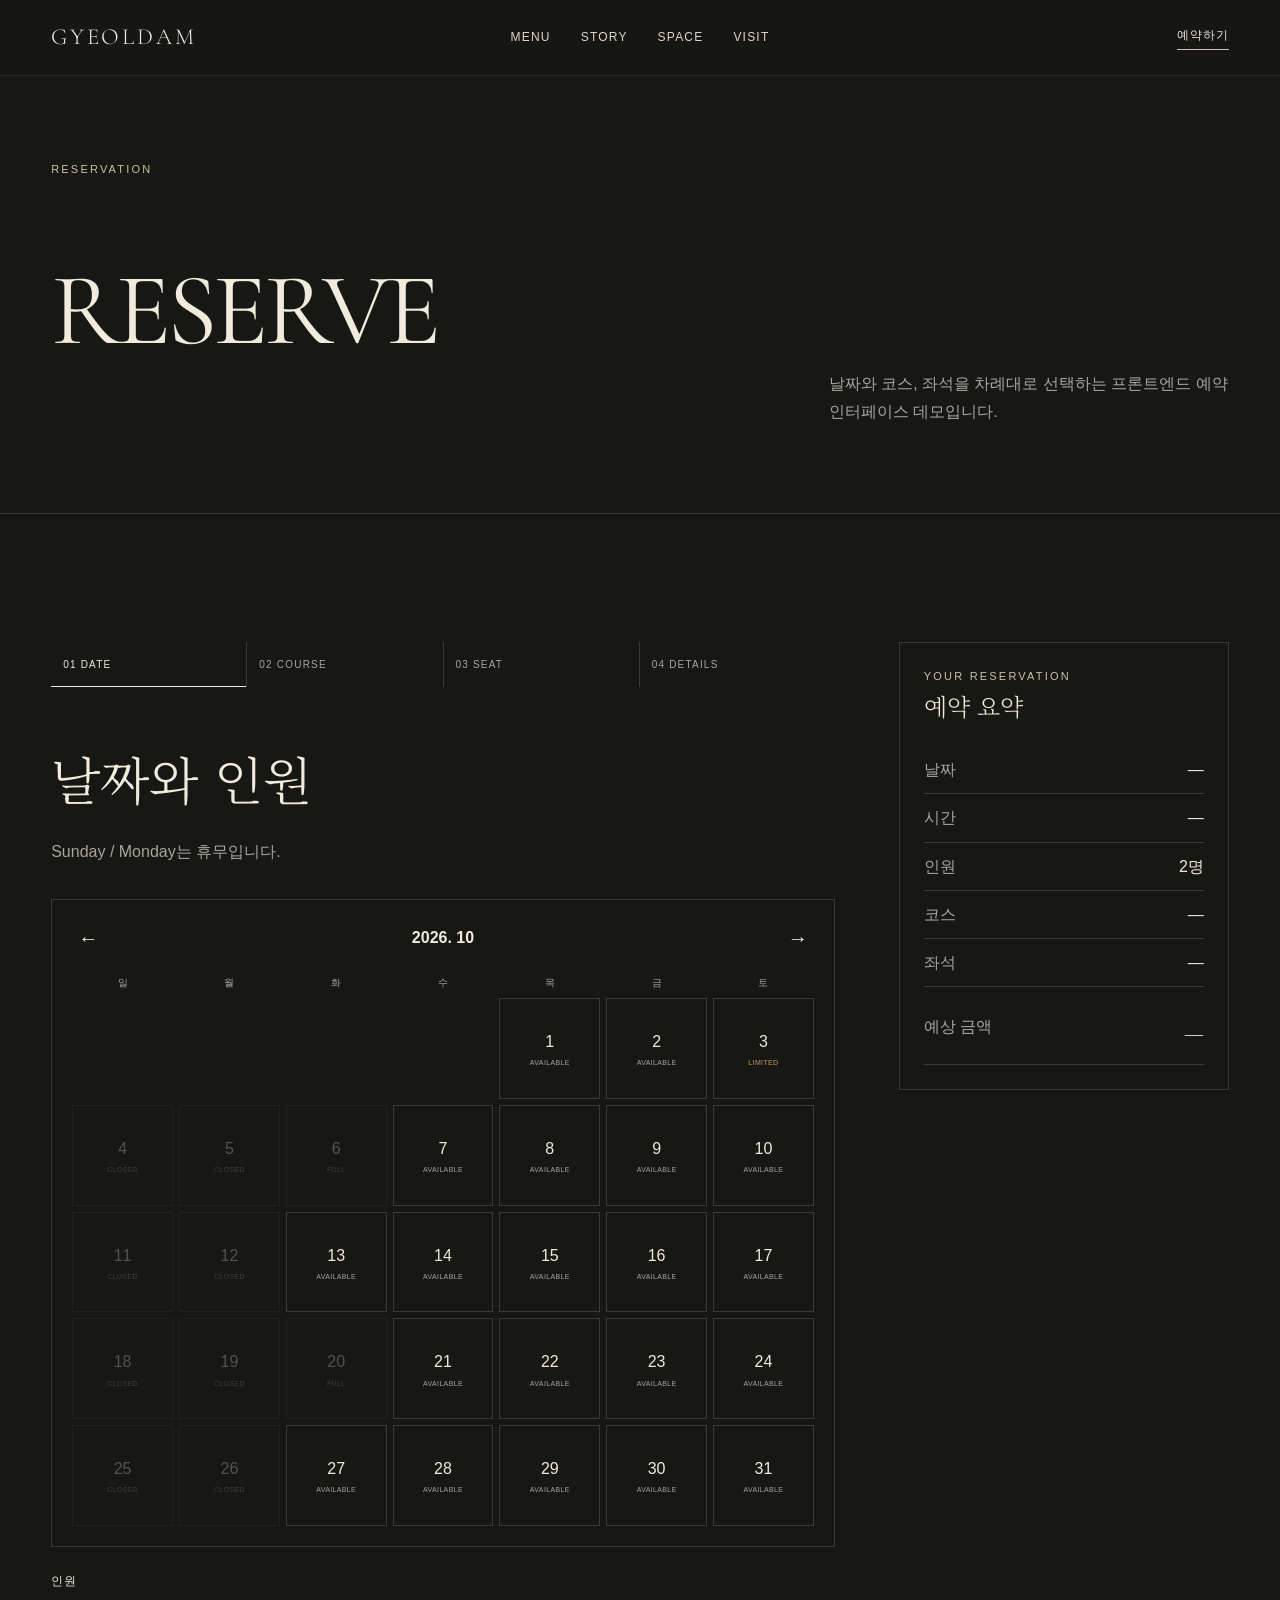
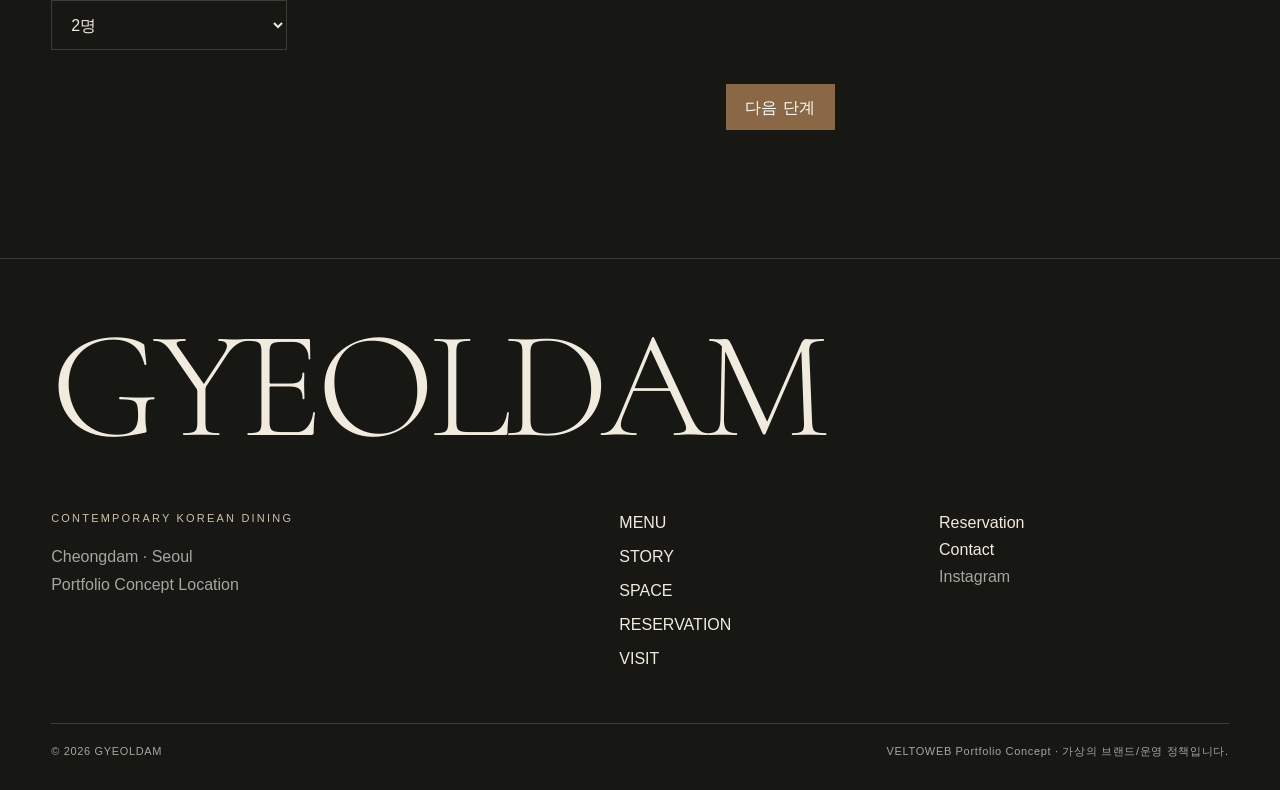
<file: reservation.html>
<!doctype html><html lang="ko"><head><meta charset="utf-8"><meta name="viewport" content="width=device-width,initial-scale=1,viewport-fit=cover"><title>RESERVATION | GYEOLDAM 결담</title><meta name="description" content="결담의 프론트엔드 예약 인터페이스 데모."><meta name="theme-color" content="#171714"><meta property="og:title" content="RESERVATION | GYEOLDAM 결담"><meta property="og:description" content="결담의 프론트엔드 예약 인터페이스 데모."><meta property="og:type" content="website"><link rel="icon" href="assets/icons/favicon.svg" type="image/svg+xml"><link rel="preconnect" href="https://images.pexels.com"><link rel="stylesheet" href="assets/css/style.css"></head><body class="subpage"><header class="site-header" data-header><div class="header-inner"><a class="brand" href="index.html">GYEOLDAM</a><nav class="desktop-nav" aria-label="주요 메뉴"><a href="menu.html">MENU</a><a href="story.html">STORY</a><a href="space.html">SPACE</a><a href="visit.html">VISIT</a></nav><div class="header-actions"><a class="reserve-link" href="reservation.html">예약하기</a><button class="menu-toggle" data-menu-toggle aria-expanded="false" aria-controls="mobile-nav" aria-label="메뉴 열기"><span></span><span></span><span></span></button></div></div></header><div class="mobile-nav" id="mobile-nav" data-mobile-nav aria-hidden="true"><div class="mobile-nav-head"><a class="brand" href="index.html">GYEOLDAM</a><button class="mobile-nav-close" data-menu-close aria-label="메뉴 닫기">×</button></div><nav class="mobile-nav-links"><a href="index.html">HOME</a><a href="menu.html">MENU</a><a href="story.html">STORY</a><a href="space.html">SPACE</a><a href="visit.html">VISIT</a></nav><a class="reserve-big" href="reservation.html">RESERVATION <span>→</span></a></div><main><section class="page-hero"><div class="container page-hero-grid"><div><div class="eyebrow">RESERVATION</div><h1 class="display-en">RESERVE</h1></div><p>날짜와 코스, 좌석을 차례대로 선택하는 프론트엔드 예약 인터페이스 데모입니다.</p></div></section><section class="section"><div class="container reservation-shell" data-reservation-app><div class="reservation-flow" data-reservation-flow><div class="step-nav"><span data-step-nav="1">01 DATE</span><span data-step-nav="2">02 COURSE</span><span data-step-nav="3">03 SEAT</span><span data-step-nav="4">04 DETAILS</span></div><section class="step-panel" data-step="1"><h2>날짜와 인원</h2><p class="muted">Sunday / Monday는 휴무입니다.</p><div class="calendar" data-calendar></div><div class="reservation-subgrid"><div><label class="field-label" for="guests">인원</label><select class="field" id="guests" data-guests><option value="1" >1명</option><option value="2" selected>2명</option><option value="3" >3명</option><option value="4" >4명</option><option value="5" >5명</option><option value="6" >6명</option><option value="7" >7명</option><option value="8" >8명</option></select></div></div><p class="step-error" data-step-error="1" hidden></p><div class="step-actions"><span></span><button class="btn primary" type="button" data-next>다음 단계</button></div></section><section class="step-panel" data-step="2" hidden><h2>시간과 코스</h2><p class="muted">선택한 시간대에 맞는 코스만 예약할 수 있습니다.</p><div class="field-label">시간</div><div class="choice-row" data-time-options></div><div data-course-options></div><p class="step-error" data-step-error="2" hidden></p><div class="step-actions"><button class="btn" type="button" data-prev>이전</button><button class="btn primary" type="button" data-next>다음 단계</button></div></section><section class="step-panel" data-step="3" hidden><h2>좌석 선택</h2><p class="muted">공간의 분위기와 식사 목적에 맞는 좌석을 선택해주세요.</p><div class="seat-options" data-seat-options></div><p class="step-error" data-step-error="3" hidden></p><div class="step-actions"><button class="btn" type="button" data-prev>이전</button><button class="btn primary" type="button" data-next>다음 단계</button></div></section><section class="step-panel" data-step="4" hidden><h2>예약자 정보</h2><p class="muted">필수 정보를 확인한 뒤 예약 요청을 준비합니다.</p><form novalidate><div class="form-grid"><div><label class="field-label" for="name">이름 *</label><input class="field" id="name" name="name" autocomplete="name" required></div><div><label class="field-label" for="phone">전화번호 *</label><input class="field" id="phone" name="phone" inputmode="tel" placeholder="010-1234-5678" required></div><div class="full"><label class="field-label" for="email">이메일 *</label><input class="field" id="email" name="email" type="email" autocomplete="email" required></div><div class="full"><label class="field-label" for="allergy">알레르기</label><input class="field" id="allergy" name="allergy"></div><div class="full"><label class="field-label" for="request">요청사항</label><textarea class="field" id="request" name="request" rows="4"></textarea></div></div><p class="step-error" data-form-errors aria-live="polite"></p><div class="step-actions"><button class="btn" type="button" data-prev>이전</button><button class="btn primary" type="submit">예약 요청하기</button></div></form></section></div><aside class="summary-card"><div class="eyebrow">YOUR RESERVATION</div><h3>예약 요약</h3><div data-summary></div></aside><section class="complete" data-complete tabindex="-1" hidden><div class="eyebrow">REQUEST READY</div><h2>예약 요청이 준비되었습니다.</h2><p class="muted">본 페이지는 VELTOWEB 포트폴리오용 예약 인터페이스 데모이며 실제 예약은 접수되지 않습니다.</p><a class="btn" href="index.html">홈으로 돌아가기</a></section></div></section></main><div class="summary-mobile"><div class="summary-sheet" data-summary-sheet><div data-summary></div></div><button type="button" data-summary-toggle aria-expanded="false">예약 정보 보기</button></div><footer class="footer"><div class="container"><div class="footer-logo">GYEOLDAM</div><div class="footer-grid"><div><div class="eyebrow">CONTEMPORARY KOREAN DINING</div><p class="muted">Cheongdam · Seoul<br>Portfolio Concept Location</p></div><nav><a href="menu.html">MENU</a><a href="story.html">STORY</a><a href="space.html">SPACE</a><a href="reservation.html">RESERVATION</a><a href="visit.html">VISIT</a></nav><div><a href="reservation.html">Reservation</a><br><a href="visit.html">Contact</a><br><span class="muted">Instagram</span></div></div><div class="footer-bottom"><span>© 2026 GYEOLDAM</span><span>VELTOWEB Portfolio Concept · 가상의 브랜드/운영 정책입니다.</span></div></div></footer><script src="assets/js/data.js"></script><script src="assets/js/main.js"></script><script src="assets/js/reservation.js"></script></body></html>
</file>
<file: assets/css/style.css>
@import url('https://fonts.googleapis.com/css2?family=Cormorant+Garamond:wght@400;500;600&family=Noto+Serif+KR:wght@300;400;500&family=Pretendard:wght@300;400;500;600&display=swap');
:root{--bg:#171714;--bg2:#26251f;--ivory:#f1ebdd;--beige:#cfc1a9;--bronze:#8a6845;--gray:#a8a59d;--line:rgba(241,235,221,.17);--max:1440px;--pad:clamp(20px,4vw,64px);--serif:'Cormorant Garamond','Noto Serif KR',serif;--ko:'Noto Serif KR',serif;--sans:'Pretendard','Apple SD Gothic Neo','Noto Sans KR',sans-serif}
*{box-sizing:border-box}html{scroll-behavior:smooth;background:var(--bg)}body{margin:0;background:var(--bg);color:var(--ivory);font-family:var(--sans);font-weight:300;line-height:1.7;overflow-x:clip}body.nav-open{position:fixed;left:0;right:0;width:100%;overflow:hidden}img{display:block;max-width:100%;width:100%;height:auto}a{color:inherit;text-decoration:none}button,input,textarea,select{font:inherit}button{color:inherit}::selection{background:var(--beige);color:var(--bg)}:focus-visible{outline:1px solid var(--ivory);outline-offset:4px}.container{width:min(var(--max),100%);margin:auto;padding-inline:var(--pad)}.section{padding:clamp(84px,10vw,160px) 0}.section-tight{padding:clamp(64px,8vw,110px) 0}.eyebrow{font-size:11px;letter-spacing:.2em;text-transform:uppercase;color:var(--beige)}.display{font-family:var(--ko);font-weight:300;font-size:clamp(44px,6.5vw,102px);line-height:1.16;letter-spacing:-.035em;margin:0}.display-en{font-family:var(--serif);font-size:clamp(52px,8vw,126px);font-weight:400;line-height:.9;letter-spacing:-.04em}.h2{font-family:var(--ko);font-size:clamp(36px,4.2vw,68px);font-weight:300;line-height:1.3;letter-spacing:-.03em;margin:12px 0 24px}.h3{font-family:var(--ko);font-size:clamp(24px,2.4vw,36px);font-weight:300;line-height:1.35}.muted{color:var(--gray)}.serif{font-family:var(--serif)}.rule{height:1px;background:var(--line)}.btn,.text-link{display:inline-flex;align-items:center;gap:12px;min-height:46px;padding:0 18px;border:1px solid rgba(241,235,221,.36);background:transparent;letter-spacing:.03em;transition:.3s ease;cursor:pointer}.btn:hover{background:var(--ivory);color:var(--bg)}.btn.primary{border-color:var(--bronze);background:var(--bronze);color:#fff}.btn.primary:hover{background:#a27b52}.text-link{padding:0;border:0;border-bottom:1px solid rgba(241,235,221,.32);min-height:34px}.text-link span{transition:transform .3s ease}.text-link:hover span{transform:translateX(5px)}
.site-header{position:fixed;z-index:90;top:0;left:0;right:0;height:76px;display:flex;align-items:center;transition:.35s ease;border-bottom:1px solid transparent}.site-header.is-scrolled,.subpage .site-header{background:rgba(23,23,20,.9);border-bottom-color:rgba(241,235,221,.1);backdrop-filter:blur(8px)}.header-inner{width:100%;display:grid;grid-template-columns:1fr auto 1fr;align-items:center;padding-inline:var(--pad);max-width:1700px;margin:auto}.brand{font-family:var(--serif);font-size:23px;letter-spacing:.12em}.desktop-nav{display:flex;gap:30px;font-size:12px;letter-spacing:.1em}.desktop-nav a{position:relative;padding:8px 0;color:#ded8ca}.desktop-nav a.active:after{content:'';position:absolute;left:50%;bottom:1px;width:3px;height:3px;background:var(--beige);border-radius:50%}.header-actions{justify-self:end;display:flex;align-items:center;gap:18px}.reserve-link{font-size:12px;letter-spacing:.08em;border-bottom:1px solid var(--beige);padding-bottom:4px}.menu-toggle{display:none;background:none;border:0;padding:10px;margin-right:-10px;cursor:pointer}.menu-toggle span{display:block;width:24px;height:1px;background:currentColor;margin:5px 0}.mobile-nav{position:fixed;inset:0;z-index:100;background:var(--bg);padding:22px var(--pad) max(30px,env(safe-area-inset-bottom));display:flex;flex-direction:column;opacity:0;visibility:hidden;pointer-events:none;transition:.35s ease}.mobile-nav.is-open{opacity:1;visibility:visible;pointer-events:auto}.mobile-nav-head{display:flex;justify-content:space-between;align-items:center}.mobile-nav-close{background:none;border:0;font-size:30px;padding:8px}.mobile-nav-links{margin:auto 0;display:flex;flex-direction:column;gap:10px}.mobile-nav-links a{font-family:var(--serif);font-size:clamp(44px,13vw,68px);line-height:1.05}.mobile-nav .reserve-big{margin-top:auto;border-top:1px solid var(--line);padding-top:24px;font-size:18px;display:flex;justify-content:space-between}
.hero{min-height:100svh;position:relative;display:flex;align-items:flex-end;overflow:hidden;background:#10100e}.hero-media{position:absolute;inset:0;overflow:hidden}.hero-media img{height:100%;object-fit:cover;object-position:center 58%;filter:saturate(.72) contrast(1.04) brightness(.64);transform:scale(1.04);animation:heroZoom 1.6s cubic-bezier(.2,.8,.2,1) forwards}.hero-media:after{content:'';position:absolute;inset:0;background:linear-gradient(180deg,rgba(16,16,14,.2) 0%,rgba(16,16,14,.05) 38%,rgba(16,16,14,.75) 100%)}@keyframes heroZoom{to{transform:scale(1)}}.hero-content{position:relative;z-index:2;padding-bottom:clamp(52px,8vw,96px);width:100%}.hero-grid{display:grid;grid-template-columns:minmax(0,1.5fr) minmax(260px,.5fr);gap:40px;align-items:end}.hero-label{margin-bottom:20px}.mask-line{overflow:hidden}.mask-line>*{display:block;transform:translateY(110%);animation:maskUp .9s .2s cubic-bezier(.2,.8,.2,1) forwards}.mask-line:nth-child(2)>*{animation-delay:.3s}@keyframes maskUp{to{transform:translateY(0)}}.hero-copy{max-width:390px;justify-self:end}.hero-copy p{color:#ddd7c9;margin:0 0 28px}.hero-actions{display:flex;flex-wrap:wrap;gap:12px}.scroll-indicator{position:absolute;right:var(--pad);bottom:28px;font-size:10px;letter-spacing:.18em;color:#ddd7c9;writing-mode:vertical-rl}
.intro-statement{display:grid;grid-template-columns:.45fr 1.1fr .45fr;gap:30px;align-items:start}.intro-statement .season-note{font-size:12px;line-height:2;color:var(--gray)}.intro-statement .copy{max-width:800px}.intro-statement .copy p{max-width:600px;color:var(--gray)}.course-grid{border-top:1px solid var(--line)}.course-row{display:grid;grid-template-columns:.35fr 1fr .45fr .45fr;gap:24px;align-items:center;padding:30px 0;border-bottom:1px solid var(--line)}.course-row small{letter-spacing:.16em;color:var(--beige)}.course-row h3{margin:0;font-family:var(--ko);font-weight:300;font-size:clamp(24px,2vw,34px)}.course-row p,.course-row b{margin:0;color:var(--gray);font-weight:300}.pairings{display:flex;gap:28px;flex-wrap:wrap;margin-top:28px;color:var(--gray);font-size:13px}.media-split{display:grid;grid-template-columns:1.2fr .8fr;gap:clamp(32px,7vw,110px);align-items:center}.media-frame{position:relative;overflow:hidden;background:var(--bg2)}.media-frame.ratio-45{aspect-ratio:4/5}.media-frame.ratio-wide{aspect-ratio:16/9}.media-frame img{height:100%;object-fit:cover;filter:saturate(.72) contrast(1.05) brightness(.82);transition:opacity .35s ease,transform .8s ease}.media-frame:hover img{transform:scale(1.015)}.season-tabs{display:grid;grid-template-columns:repeat(4,1fr);border-bottom:1px solid var(--line);margin-bottom:48px}.season-tabs button{border:0;border-top:1px solid var(--line);background:none;text-align:left;padding:18px 0;color:var(--gray);cursor:pointer;letter-spacing:.1em}.season-tabs button.is-active{color:var(--ivory);border-top-color:var(--ivory)}.season-meta{padding-top:20px}.season-meta h3{font-family:var(--serif);font-size:46px;font-weight:400;margin:0 0 10px}.season-meta .ingredients{font-family:var(--ko);font-size:24px}.season-meta p{max-width:450px;color:var(--gray)}[data-season-image].is-changing,[data-menu-feature-image].is-changing{opacity:.15}.chef-quote{font-family:var(--ko);font-size:clamp(28px,3.7vw,58px);font-weight:300;line-height:1.55;letter-spacing:-.03em;margin:0}.signature-overlay{position:relative;min-height:min(76vw,900px);display:flex;align-items:flex-end;overflow:hidden}.signature-overlay img{position:absolute;inset:0;height:100%;object-fit:cover;filter:saturate(.65) brightness(.62)}.signature-overlay:after{content:'';position:absolute;inset:0;background:linear-gradient(0deg,rgba(15,15,13,.82),rgba(15,15,13,.05) 55%)}.signature-copy{position:relative;z-index:2;padding:clamp(32px,6vw,84px);max-width:640px}.signature-copy h2{font-family:var(--ko);font-size:clamp(42px,7vw,100px);font-weight:300;margin:8px 0 18px}.visit-grid{display:grid;grid-template-columns:1fr 1fr;gap:clamp(32px,7vw,100px);align-items:stretch}.visit-card{display:flex;flex-direction:column;justify-content:center}.visit-details{display:grid;grid-template-columns:1fr 1fr;gap:24px;margin:32px 0}.visit-details p{margin:0}.visit-details strong{display:block;font-size:11px;letter-spacing:.14em;color:var(--beige);font-weight:400;margin-bottom:6px}.footer{border-top:1px solid var(--line);padding:70px 0 30px}.footer-logo{font-family:var(--serif);font-size:clamp(64px,12vw,180px);line-height:.75;letter-spacing:-.04em;margin-bottom:64px}.footer-grid{display:grid;grid-template-columns:1.3fr .7fr .7fr;gap:30px}.footer-grid nav{display:grid;gap:7px}.footer-bottom{display:flex;justify-content:space-between;gap:20px;border-top:1px solid var(--line);margin-top:50px;padding-top:18px;color:var(--gray);font-size:11px;letter-spacing:.06em}
[data-reveal]{opacity:0;transform:translateY(24px);transition:opacity .8s ease,transform .8s cubic-bezier(.2,.8,.2,1)}[data-reveal].is-visible{opacity:1;transform:none}
.page-hero{padding:160px 0 72px;border-bottom:1px solid var(--line)}.page-hero-grid{display:grid;grid-template-columns:1fr .55fr;gap:50px;align-items:end}.page-hero p{max-width:500px;color:var(--gray);justify-self:end}.menu-editorial{display:grid;grid-template-columns:.8fr 1.2fr;gap:clamp(40px,7vw,110px);align-items:start}.menu-list{padding-bottom:20vh}.menu-row{min-height:38vh;display:flex;align-items:center;border-top:1px solid var(--line);cursor:default}.menu-row:last-child{border-bottom:1px solid var(--line)}.menu-row .num{width:60px;color:var(--bronze)}.menu-row h2{font-family:var(--ko);font-weight:300;font-size:clamp(30px,4vw,56px);margin:0;transition:.3s}.menu-row p{margin:8px 0 0;color:var(--gray)}.menu-row.is-active h2{transform:translateX(8px);color:#fff}.menu-sticky{position:sticky;top:104px;height:calc(100vh - 140px)}.menu-sticky .media-frame{height:100%}.mobile-menu-image{display:none}.story-article{max-width:980px;margin:auto}.story-block{display:grid;grid-template-columns:.35fr 1fr;gap:50px;padding:90px 0;border-top:1px solid var(--line)}.story-block p{font-family:var(--ko);font-size:clamp(24px,3vw,42px);font-weight:300;line-height:1.65;margin:0}.story-media{margin:50px auto 100px;width:min(1200px,calc(100% - 2*var(--pad)))}.space-grid{display:grid;grid-template-columns:repeat(12,1fr);gap:24px}.space-item{margin-bottom:42px}.space-item img{height:100%;object-fit:cover;filter:saturate(.66) brightness(.78)}.space-item:nth-child(1){grid-column:1/-1;aspect-ratio:16/7}.space-item:nth-child(2){grid-column:1/6;aspect-ratio:4/5}.space-item:nth-child(3){grid-column:7/-1;aspect-ratio:3/2;margin-top:110px}.space-item:nth-child(4){grid-column:2/8;aspect-ratio:4/3}.space-item:nth-child(5){grid-column:9/-1;aspect-ratio:4/5;margin-top:-80px}.space-caption{display:flex;justify-content:space-between;gap:20px;margin-top:12px;font-size:12px;color:var(--gray)}
.reservation-shell{display:grid;grid-template-columns:minmax(0,1fr) 330px;gap:clamp(30px,5vw,70px);align-items:start}.reservation-flow{min-width:0}.step-nav{display:grid;grid-template-columns:repeat(4,1fr);gap:1px;background:var(--line);margin-bottom:48px}.step-nav span{background:var(--bg);padding:14px 12px;font-size:10px;letter-spacing:.12em;color:var(--gray)}.step-nav span.is-active{color:var(--ivory);box-shadow:inset 0 -1px var(--ivory)}.step-panel h2{font-family:var(--ko);font-size:clamp(34px,4vw,60px);font-weight:300;margin:0 0 8px}.step-panel>.muted{margin-bottom:34px}.field-label{display:block;font-size:12px;letter-spacing:.06em;margin-bottom:9px}.field,select.field,textarea.field{width:100%;background:transparent;border:1px solid var(--line);color:var(--ivory);padding:14px 15px;border-radius:0;min-height:50px}.field option{background:var(--bg2)}.form-grid{display:grid;grid-template-columns:1fr 1fr;gap:20px}.form-grid .full{grid-column:1/-1}.calendar{border:1px solid var(--line);padding:20px}.calendar-head{display:flex;justify-content:space-between;align-items:center;margin-bottom:18px}.calendar-head button{border:0;background:none;font-size:20px;cursor:pointer}.calendar-grid{display:grid;grid-template-columns:repeat(7,minmax(0,1fr));gap:6px}.calendar-week{margin-bottom:7px}.calendar-week span{text-align:center;font-size:10px;color:var(--gray)}.cal-day{aspect-ratio:1/1;border:1px solid var(--line);background:transparent;display:flex;flex-direction:column;align-items:center;justify-content:center;gap:2px;cursor:pointer;min-width:0}.cal-day b{font-weight:400}.cal-day small{font-size:7px;letter-spacing:.05em;color:var(--gray)}.cal-day.limited small{color:#c69b64}.cal-day.is-selected{border-color:var(--ivory);background:rgba(241,235,221,.08)}.cal-day:disabled{opacity:.28;cursor:not-allowed}.reservation-subgrid{display:grid;grid-template-columns:.45fr 1fr;gap:24px;margin-top:24px}.choice-row{display:flex;flex-wrap:wrap;gap:9px}.choice-chip{border:1px solid var(--line);background:none;padding:11px 15px;cursor:pointer}.choice-chip.is-selected{background:var(--ivory);color:var(--bg)}.course-options{display:grid;gap:10px;margin-top:28px}.course-choice{display:flex;justify-content:space-between;align-items:center;gap:18px;border:1px solid var(--line);background:transparent;padding:18px;text-align:left;cursor:pointer}.course-choice span{display:grid}.course-choice small{color:var(--beige);letter-spacing:.12em}.course-choice strong{font-family:var(--ko);font-size:19px;font-weight:400}.course-choice em{font-style:normal;color:var(--gray);font-size:12px}.course-choice b{font-weight:400;white-space:nowrap}.course-choice.is-selected{border-color:var(--ivory);background:rgba(241,235,221,.05)}.course-choice:disabled{opacity:.28;cursor:not-allowed}.seat-options{display:grid;grid-template-columns:repeat(3,1fr);gap:14px}.seat-choice{padding:0;border:1px solid var(--line);background:none;text-align:left;cursor:pointer;overflow:hidden}.seat-choice img{aspect-ratio:4/3;object-fit:cover;filter:saturate(.6) brightness(.7)}.seat-choice span{display:grid;padding:15px}.seat-choice small{color:var(--beige);letter-spacing:.1em}.seat-choice strong{font-family:var(--ko);font-size:18px;font-weight:400}.seat-choice em{font-style:normal;color:var(--gray);font-size:12px}.seat-choice.is-selected{border-color:var(--ivory)}.step-actions{display:flex;justify-content:space-between;gap:12px;margin-top:34px}.step-error,.field-error{color:#dca78b;font-size:12px}.summary-card{position:sticky;top:104px;border:1px solid var(--line);padding:24px}.summary-card h3{font-family:var(--ko);font-weight:300;font-size:24px;margin:0 0 20px}.summary-list{margin:0}.summary-list>div{display:flex;justify-content:space-between;gap:18px;padding:10px 0;border-bottom:1px solid var(--line)}.summary-list dt{color:var(--gray)}.summary-list dd{margin:0;text-align:right}.summary-total{padding-top:18px!important;margin-top:8px}.summary-total dd{font-family:var(--serif);font-size:24px}.complete{border:1px solid var(--line);padding:clamp(34px,6vw,70px);text-align:center}.complete h2{font-family:var(--ko);font-weight:300;font-size:clamp(34px,5vw,62px)}.summary-mobile{display:none}.accordion{border-top:1px solid var(--line)}.accordion-item{border-bottom:1px solid var(--line)}.accordion button{width:100%;display:flex;justify-content:space-between;align-items:center;background:none;border:0;padding:22px 0;text-align:left;cursor:pointer;font-family:var(--ko);font-size:18px}.accordion-panel{padding:0 0 24px;color:var(--gray);max-width:800px}.policy-note{font-size:12px;color:var(--gray);margin-top:24px}.location-note{margin-top:18px;padding:14px;border:1px solid var(--line);font-size:13px}
.mobile-reservation{display:none}
@media(max-width:1199px){.menu-editorial{grid-template-columns:1fr}.menu-sticky{display:none}.menu-list{padding-bottom:0}.menu-row{min-height:auto;padding:44px 0;display:grid;grid-template-columns:auto 1fr}.mobile-menu-image{display:block;grid-column:1/-1;margin-top:24px;aspect-ratio:4/5;overflow:hidden}.mobile-menu-image img{height:100%;object-fit:cover;filter:saturate(.7) brightness(.8)}}
@media(max-width:900px){.desktop-nav{display:none}.header-inner{grid-template-columns:1fr auto}.header-actions{gap:10px}.menu-toggle{display:block}.reserve-link{font-size:11px}.hero-grid,.page-hero-grid,.intro-statement,.media-split,.visit-grid,.reservation-shell{grid-template-columns:1fr}.hero-copy,.page-hero p{justify-self:start}.hero-copy{max-width:500px}.intro-statement .season-note:last-child{display:none}.course-row{grid-template-columns:.35fr 1fr}.course-row p,.course-row b{text-align:left}.footer-grid{grid-template-columns:1fr 1fr}.footer-grid>div:first-child{grid-column:1/-1}.story-block{grid-template-columns:1fr;gap:18px;padding:60px 0}.reservation-shell{display:block}.summary-card{display:none}.summary-mobile{display:block;position:fixed;z-index:80;left:14px;right:14px;bottom:calc(14px + env(safe-area-inset-bottom));pointer-events:none}.summary-mobile button{pointer-events:auto;width:100%;background:var(--ivory);color:var(--bg);border:0;min-height:48px}.summary-sheet{pointer-events:auto;position:absolute;left:0;right:0;bottom:58px;background:var(--bg2);border:1px solid var(--line);padding:18px;transform:translateY(12px);opacity:0;visibility:hidden;transition:.25s}.summary-sheet.is-open{transform:none;opacity:1;visibility:visible}.seat-options{grid-template-columns:1fr 1fr}.space-item:nth-child(n){margin-top:0}.mobile-reservation{display:flex;position:fixed;z-index:70;bottom:0;left:0;right:0;padding:10px var(--pad) calc(10px + env(safe-area-inset-bottom));background:rgba(23,23,20,.92);border-top:1px solid var(--line);transition:.3s}.mobile-reservation a{width:100%;min-height:42px;display:flex;align-items:center;justify-content:center;background:var(--ivory);color:var(--bg);font-size:13px}.mobile-reservation.is-hidden{transform:translateY(120%)}}
@media(max-width:767px){:root{--pad:20px}.site-header{height:66px}.brand{font-size:20px}.hero{min-height:100svh}.hero-media img{object-position:56% center}.hero-content{padding-bottom:90px}.hero-grid{gap:22px}.display{font-size:clamp(40px,12vw,54px)}.hero-copy p{font-size:14px;margin-bottom:20px}.hero-actions .btn{flex:1;justify-content:center;min-width:130px}.scroll-indicator{display:none}.section{padding:82px 0}.section-tight{padding:62px 0}.intro-statement{gap:22px}.course-row{grid-template-columns:1fr;gap:5px;padding:24px 0}.course-row small{margin-bottom:8px}.pairings{display:grid;gap:6px}.season-tabs{grid-template-columns:repeat(2,1fr)}.season-tabs button:nth-child(odd){padding-right:10px}.season-tabs button:nth-child(even){padding-left:10px}.visit-details,.form-grid,.reservation-subgrid{grid-template-columns:1fr}.footer-logo{font-size:20vw;margin-bottom:45px}.footer-grid{grid-template-columns:1fr}.footer-grid>div:first-child{grid-column:auto}.footer-bottom{flex-direction:column}.page-hero{padding-top:126px}.space-grid{display:block}.space-item:nth-child(n){aspect-ratio:auto;margin-bottom:34px}.space-item img{aspect-ratio:4/5}.space-item:first-child img{aspect-ratio:4/3}.calendar{padding:10px}.calendar-grid{gap:3px}.cal-day small{display:none}.cal-day{min-height:43px;aspect-ratio:auto}.seat-options{grid-template-columns:1fr}.step-nav span{padding:11px 6px;text-align:center;font-size:8px}.step-actions{position:relative}.summary-mobile{bottom:calc(8px + env(safe-area-inset-bottom))}.subpage:has(.summary-mobile) .footer{padding-bottom:100px}.accordion button{font-size:16px}.mobile-reservation{display:none}}
@media(max-width:430px){.reserve-link{display:none}.header-inner{grid-template-columns:1fr auto}.hero-label{font-size:9px}.display{font-size:43px}.hero-copy p br{display:none}.btn{padding:0 14px}.season-meta h3{font-size:38px}.season-meta .ingredients{font-size:20px}.page-hero .display-en{font-size:18vw}.course-choice{align-items:flex-start;flex-direction:column}.course-choice b{font-size:14px}.calendar-head strong{font-size:14px}}
@media(prefers-reduced-motion:reduce){html{scroll-behavior:auto}*,*:before,*:after{animation-duration:.01ms!important;animation-iteration-count:1!important;transition-duration:.01ms!important}.hero-media img{transform:none}[data-reveal]{opacity:1;transform:none}.media-frame:hover img{transform:none}}
</file>
